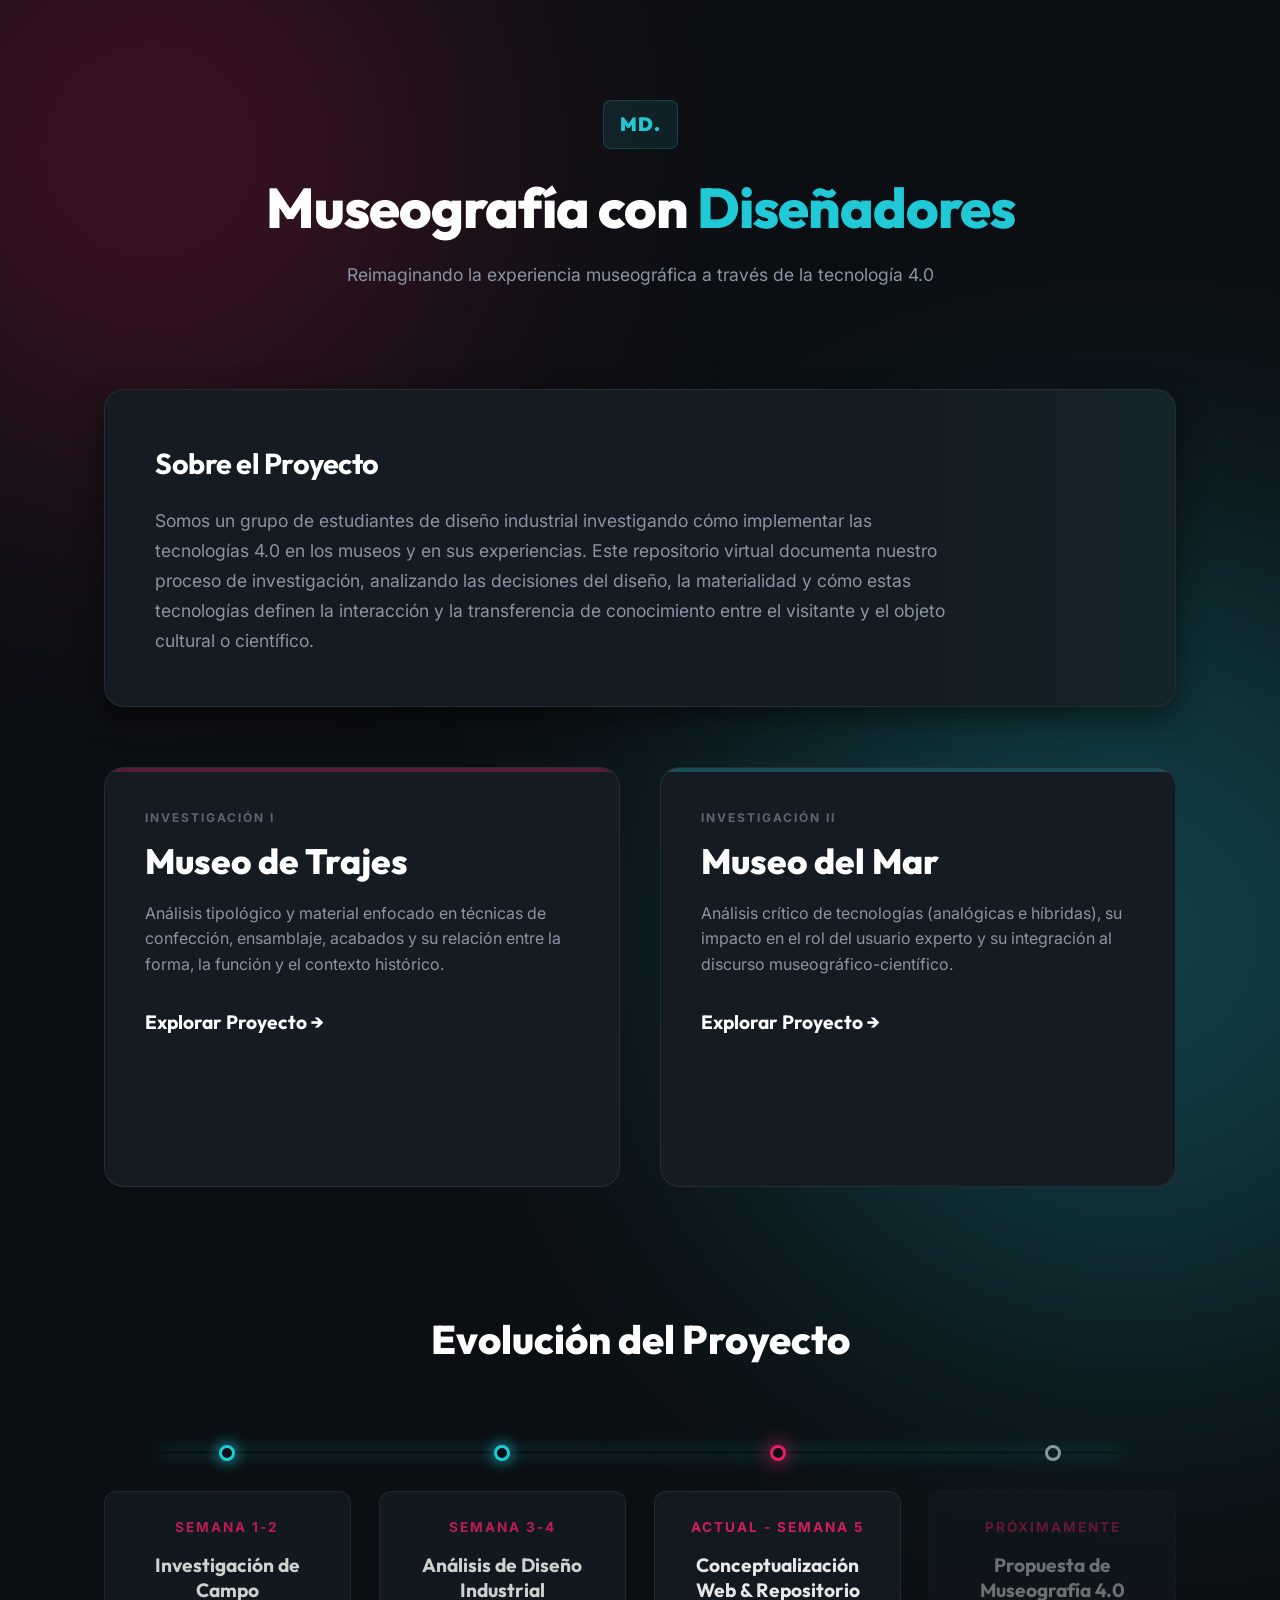
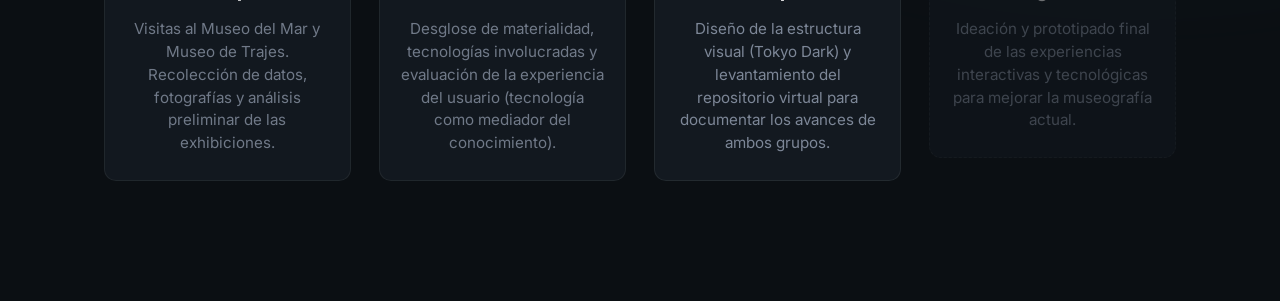
<file: index.html>
<!DOCTYPE html>
<html lang="es">

<head>
    <meta charset="UTF-8">
    <meta name="viewport" content="width=device-width, initial-scale=1.0">
    <title>Museografía con Diseñadores</title>
    <!-- Vinculando nuestra hoja de estilos (CSS) -->
    <link rel="stylesheet" href="css/style.css?v=2">
    <!-- Vinculando las fuentes de Google (Outfit para títulos, Inter para texto) -->
    <link
        href="https://fonts.googleapis.com/css2?family=Outfit:wght@300;400;700;900&family=Inter:wght@300;400;600&display=swap"
        rel="stylesheet">
</head>

<body>
    <!-- Efectos de luces de fondo (Glow) para el toque "Tokyo" -->
    <div class="ambient-glow glow-1"></div>
    <div class="ambient-glow glow-2"></div>

    <!-- Encabezado Principal de la Página -->
    <header class="hero">
        <div class="container">
            <div class="logo">MD.</div>
            <h1 class="title">Museografía con <span class="highlight">Diseñadores</span></h1>
            <p class="slogan">Reimaginando la experiencia museográfica a través de la tecnología 4.0</p>
        </div>
    </header>

    <!-- Contenido Principal -->
    <main class="container">
        <!-- Sección de Introducción -->
        <section class="intro">
            <h2>Sobre el Proyecto</h2>
            <p>Somos un grupo de estudiantes de diseño industrial investigando cómo implementar las tecnologías 4.0 en
                los museos y en sus experiencias. Este repositorio virtual documenta nuestro proceso de investigación,
                analizando las decisiones del diseño, la materialidad y cómo estas tecnologías definen la interacción y
                la transferencia de conocimiento entre el visitante y el objeto cultural o científico.</p>
        </section>

        <!-- Tarjetas Interactivas de los 2 Museos -->
        <section class="cards-grid">
            <!-- Tarjeta 1: Museo de Trajes -->
            <a href="museo-trajes.html" class="card trajes-card">
                <div class="card-content">
                    <div class="card-tag">Investigación I</div>
                    <h3>Museo de Trajes</h3>
                    <p>Análisis tipológico y material enfocado en técnicas de confección, ensamblaje, acabados y su
                        relación entre la forma, la función y el contexto histórico.</p>
                    <span class="btn">Explorar Proyecto &rarr;</span>
                </div>
                <div class="card-bg"></div>
            </a>

            <!-- Tarjeta 2: Museo del Mar -->
            <a href="museo-mar.html" class="card mar-card">
                <div class="card-content">
                    <div class="card-tag">Investigación II</div>
                    <h3>Museo del Mar</h3>
                    <p>Análisis crítico de tecnologías (analógicas e híbridas), su impacto en el rol del usuario experto
                        y su integración al discurso museográfico-científico.</p>
                    <span class="btn">Explorar Proyecto &rarr;</span>
                </div>
                <div class="card-bg"></div>
            </a>
        </section>

        <!-- Sección de Línea de Tiempo (Proceso) -->
        <section class="timeline-section">
            <h2 class="timeline-title">Evolución del Proyecto</h2>
            <div class="timeline">
                <!-- Hito 1 -->
                <div class="timeline-item">
                    <div class="timeline-dot"></div>
                    <div class="timeline-content">
                        <div class="timeline-date">Semana 1-2</div>
                        <h3>Investigación de Campo</h3>
                        <p>Visitas al Museo del Mar y Museo de Trajes. Recolección de datos, fotografías y análisis
                            preliminar de las exhibiciones.</p>
                    </div>
                </div>

                <!-- Hito 2 -->
                <div class="timeline-item">
                    <div class="timeline-dot"></div>
                    <div class="timeline-content">
                        <div class="timeline-date">Semana 3-4</div>
                        <h3>Análisis de Diseño Industrial</h3>
                        <p>Desglose de materialidad, tecnologías involucradas y evaluación de la experiencia del usuario
                            (tecnología como mediador del conocimiento).</p>
                    </div>
                </div>

                <!-- Hito 3 -->
                <div class="timeline-item focus">
                    <div class="timeline-dot pulsing"></div>
                    <div class="timeline-content">
                        <div class="timeline-date">Actual - Semana 5</div>
                        <h3>Conceptualización Web & Repositorio</h3>
                        <p>Diseño de la estructura visual (Tokyo Dark) y levantamiento del repositorio virtual para
                            documentar los avances de ambos grupos.</p>
                    </div>
                </div>

                <!-- Hito 4 -->
                <div class="timeline-item future">
                    <div class="timeline-dot"></div>
                    <div class="timeline-content">
                        <div class="timeline-date">Próximamente</div>
                        <h3>Propuesta de Museografía 4.0</h3>
                        <p>Ideación y prototipado final de las experiencias interactivas y tecnológicas para mejorar la
                            museografía actual.</p>
                    </div>
                </div>
            </div>
        </section>
    </main>
</body>

</html>
</file>
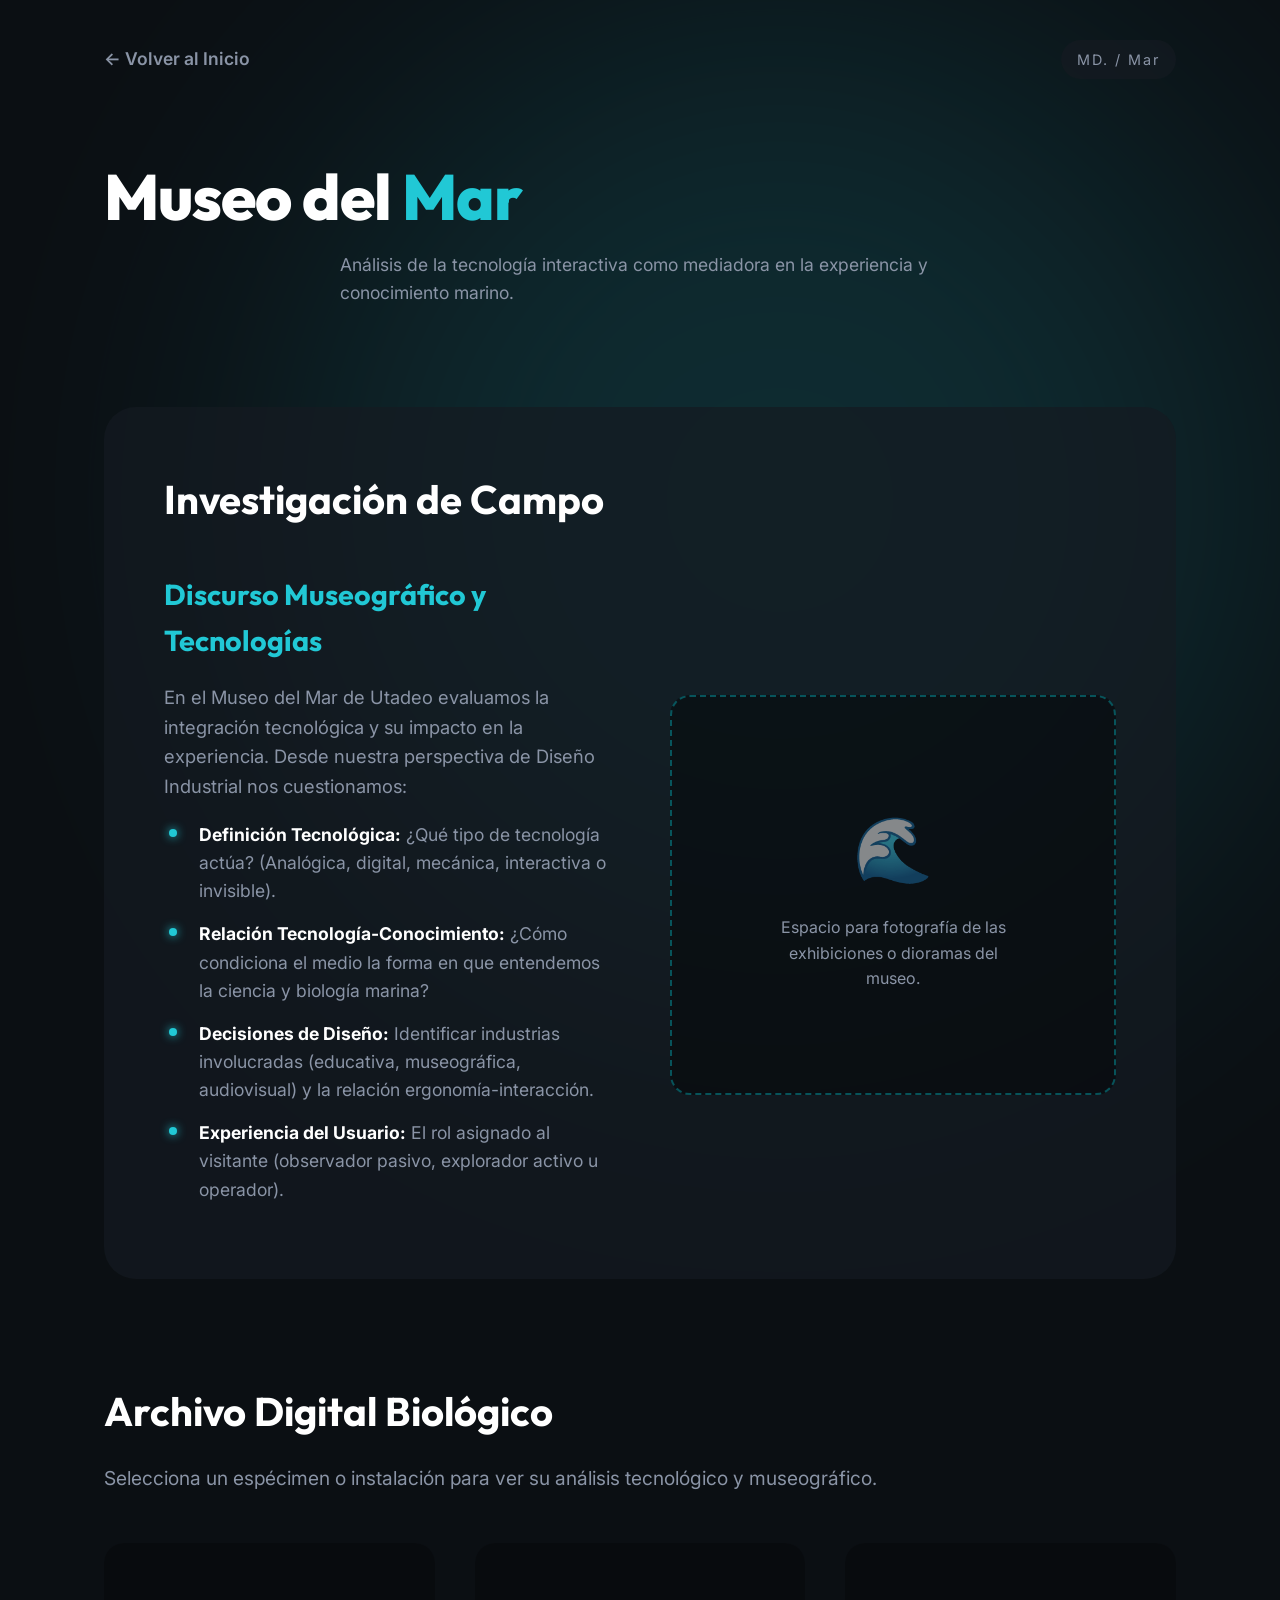
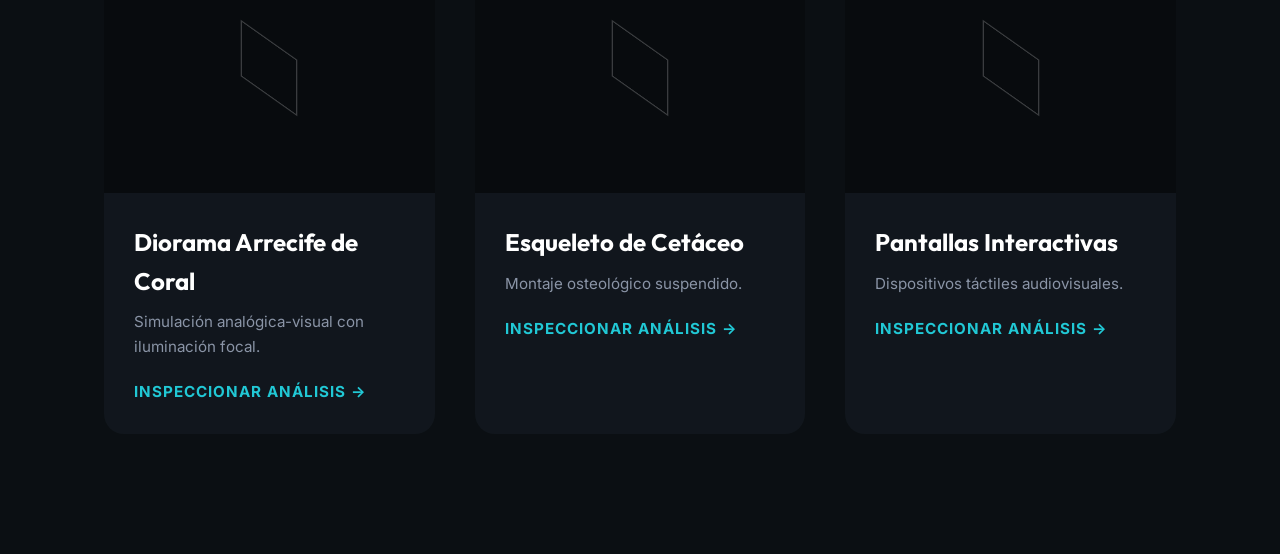
<file: museo-mar.html>
<!DOCTYPE html>
<html lang="es">

<head>
    <meta charset="UTF-8">
    <meta name="viewport" content="width=device-width, initial-scale=1.0">
    <title>Museo del Mar - Investigación</title>
    <!-- Mismos estilos de la página principal más los específicos -->
    <link rel="stylesheet" href="css/style.css?v=2">
    <link
        href="https://fonts.googleapis.com/css2?family=Outfit:wght@300;400;700;900&family=Inter:wght@300;400;600&display=swap"
        rel="stylesheet">

    <!-- Pequeño ajuste en cascada para sobrescribir acentos magenta por cian en esta vista -->
    <style>
        .highlight-cyan {
            color: var(--accent-cyan);
        }

        .research-text h3 {
            color: var(--accent-cyan);
        }

        .styled-list li::before {
            background-color: var(--accent-cyan);
            box-shadow: 0 0 10px var(--accent-cyan);
        }

        .research-image-placeholder {
            border-color: rgba(0, 240, 255, 0.3);
        }

        .model-card:hover {
            border-color: var(--accent-cyan);
            box-shadow: 0 20px 40px rgba(0, 240, 255, 0.15);
        }

        .model-card:hover .cube-wireframe {
            border-color: var(--accent-cyan);
            box-shadow: 0 0 20px rgba(0, 240, 255, 0.5);
        }

        .view-btn {
            color: var(--accent-cyan);
        }

        .model-card:hover .view-btn {
            text-shadow: 0 0 10px var(--accent-cyan);
        }

        .modal-content {
            border-color: rgba(0, 240, 255, 0.3);
            box-shadow: 0 30px 80px rgba(0, 0, 0, 0.8), 0 0 40px rgba(0, 240, 255, 0.1);
        }

        .tag-badge {
            background: rgba(0, 240, 255, 0.1);
            color: var(--accent-cyan);
            border-color: rgba(0, 240, 255, 0.3);
        }
    </style>
</head>

<body>
    <!-- Efectos ambientales específicos para esta sección (Cyan dominante) -->
    <div class="ambient-glow glow-2"
        style="background: var(--accent-cyan); opacity: 0.15; top: 0; right: 0; width: 1000px; height: 1000px; left: auto;">
    </div>

    <!-- Navegación Superior -->
    <nav class="subpage-nav container">
        <a href="index.html" class="back-link">&larr; Volver al Inicio</a>
        <div class="project-indicator">MD. / Mar</div>
    </nav>

    <!-- Encabezado de la Sección -->
    <header class="hero subpage-hero">
        <div class="container">
            <h1 class="title">Museo del <span class="highlight-cyan">Mar</span></h1>
            <p class="slogan">Análisis de la tecnología interactiva como mediadora en la experiencia y conocimiento
                marino.</p>
        </div>
    </header>

    <main class="container">
        <!-- SECCIÓN 1: Investigación de Campo -->
        <section class="research-section">
            <h2 class="section-title">Investigación de Campo</h2>
            <div class="research-grid">
                <div class="research-text">
                    <h3>Discurso Museográfico y Tecnologías</h3>
                    <p>En el Museo del Mar de Utadeo evaluamos la integración tecnológica y su impacto en la
                        experiencia. Desde nuestra perspectiva de Diseño Industrial nos cuestionamos:</p>
                    <ul class="styled-list">
                        <li><strong>Definición Tecnológica:</strong> ¿Qué tipo de tecnología actúa? (Analógica, digital,
                            mecánica, interactiva o invisible).</li>
                        <li><strong>Relación Tecnología-Conocimiento:</strong> ¿Cómo condiciona el medio la forma en que
                            entendemos la ciencia y biología marina?</li>
                        <li><strong>Decisiones de Diseño:</strong> Identificar industrias involucradas (educativa,
                            museográfica, audiovisual) y la relación ergonomía-interacción.</li>
                        <li><strong>Experiencia del Usuario:</strong> El rol asignado al visitante (observador pasivo,
                            explorador activo u operador).</li>
                    </ul>
                </div>
                <!-- Espacio para foto del museo o maqueta interactiva -->
                <div class="research-image-placeholder">
                    <div class="placeholder-content">
                        <span class="icon">🌊</span>
                        <p>Espacio para fotografía de las exhibiciones o dioramas del museo.</p>
                    </div>
                </div>
            </div>
        </section>

        <!-- SECCIÓN 2: Galería de Modelos 3D Biológicos -->
        <section class="models-section">
            <h2 class="section-title">Archivo Digital Biológico</h2>
            <p class="section-desc">Selecciona un espécimen o instalación para ver su análisis tecnológico y
                museográfico.</p>

            <div class="models-grid">
                <!-- Tarjeta Especimen 1 -->
                <div class="model-card" onclick="openModal('mar1')">
                    <div class="model-thumbnail">
                        <div class="cube-wireframe"></div>
                    </div>
                    <div class="model-info">
                        <h3>Diorama Arrecife de Coral</h3>
                        <p>Simulación analógica-visual con iluminación focal.</p>
                        <span class="view-btn">Inspeccionar Análisis &rarr;</span>
                    </div>
                </div>

                <!-- Tarjeta Especimen 2 -->
                <div class="model-card" onclick="openModal('mar2')">
                    <div class="model-thumbnail">
                        <div class="cube-wireframe"></div>
                    </div>
                    <div class="model-info">
                        <h3>Esqueleto de Cetáceo</h3>
                        <p>Montaje osteológico suspendido.</p>
                        <span class="view-btn">Inspeccionar Análisis &rarr;</span>
                    </div>
                </div>

                <!-- Tarjeta Especimen 3 -->
                <div class="model-card" onclick="openModal('mar3')">
                    <div class="model-thumbnail">
                        <div class="cube-wireframe"></div>
                    </div>
                    <div class="model-info">
                        <h3>Pantallas Interactivas</h3>
                        <p>Dispositivos táctiles audiovisuales.</p>
                        <span class="view-btn">Inspeccionar Análisis &rarr;</span>
                    </div>
                </div>
            </div>
        </section>
    </main>

    <!-- PESTAÑA DESPLEGABLE / MODAL INTERACTIVO PARA ANÁLISIS DEL MAR -->
    <div class="modal-overlay" id="modelModal">
        <div class="modal-content">
            <button class="close-btn" onclick="closeModal()">&times;</button>
            <div class="modal-layout">
                <!-- Zona Izquierda: El Modelo 3D u Objeto -->
                <div class="modal-3d-viewer">
                    <div class="viewer-placeholder">
                        <p>Cargando visor 3D biológico...</p>
                        <span class="instruction">(Aquí irá el escaneo o modelo del montaje)</span>
                    </div>
                </div>
                <!-- Zona Derecha: La Información Técnica y Crítica -->
                <div class="modal-details">
                    <div class="tag-badge">Ficha Museográfica</div>
                    <h2 id="modal-title">Nombre del Recurso</h2>

                    <div class="detail-group">
                        <h4>Definición Tecnológica</h4>
                        <p id="modal-tech">Tipo de tecnología (analógica, híbrida, etc)...</p>
                    </div>

                    <div class="detail-group">
                        <h4>Diseño Ind. & Industrias</h4>
                        <p id="modal-design">Materialidad, ergonomía e industrias que intervinieron...</p>
                    </div>

                    <div class="detail-group">
                        <h4>Relación Conocimiento - Usuario</h4>
                        <p id="modal-ux">Rol del visitante y transferencia de información...</p>
                    </div>

                    <div class="detail-group">
                        <h4>Mirada Crítica (Diseño)</h4>
                        <p id="modal-critical">Propuesta de mejora o replanteamiento...</p>
                    </div>
                </div>
            </div>
        </div>
    </div>

    <script>
        // Datos de ejemplo enfocados en las preguntas del Museo del Mar
        const marData = {
            'mar1': {
                title: 'Diorama Arrecife de Coral',
                tech: 'Tecnología principalmente analógica y escenográfica (materiales compuestos pintados) fusionada con tecnología de iluminación direccional invisible para el visitante.',
                design: 'Decisiones de escala real (1:1) y materiales de alta resistencia (resinas, fibra de vidrio) para simular texturas biológicas. Industria predominante: museográfica artesanal y luminotécnica.',
                ux: 'Rol: Observador inmersivo. La iluminación artificial y el encapsulamiento visual dirigen la atención fuertemente, limitando la interacción física pero maximizando la sensorial visual.',
                critical: 'Si bien es estéticamente inmersivo, es muy estático. Se podría plantear una mejora utilizando Proyección Mapping (tecnología híbrida) sobre las piezas blancas para mostrar los cambios de color de los corales vivos vs el blanqueamiento por el cambio climático.'
            },
            'mar2': {
                title: 'Esqueleto de Cetáceo Suspendido',
                tech: 'Tecnología osteológica, científica y mecánica estructural. Completamente evidente (cables de tensión, estructuras de soporte).',
                design: 'Diseño estructural complejo para soportar el peso de las piezas originales sin dañarlas. Interviene directamente la industria científica (preparación biológica) y la ingeniería estructural/mecánica.',
                ux: 'Rol: Observador a escala humana. Transmite asombro anatómico pero la información científica suele depender de la lectura de paneles adyacentes, lo cual divide la atención.',
                critical: 'La estructura de soporte podría estar mejor integrada. Se propondría una experiencia de "Realidad Aumentada apuntada (AR)" donde, al ver los huesos a través de un dispositivo, el usuario complete visualmente los órganos internos y músculos del animal.'
            },
            'mar3': {
                title: 'Pantallas Táctiles Interactivas',
                tech: 'Tecnología 100% digital, interactiva y multimedia. Evidente para el usuario.',
                design: 'Uso de kioskos metálicos de alto tráfico, interfaces gráficas simples y pantallas capacitivas. Industria: Tecnológica de software y hardware audiovisual industrial.',
                ux: 'Rol: Operador/Participante activo. El usuario controla el ritmo del conocimiento. Condiciona la experiencia a ser "un usuario por pantalla", limitando la experiencia compartida.',
                critical: 'Las pantallas táctiles tipo "tablet gigante" suelen desconectar al usuario del objeto real. Replantearíamos kioskos tangibles, donde levantar modelos físicos 3D (como conchas o fósiles impresos) sobre un lector RFID active la infografía digital en la pantalla principal.'
            }
        };

        function openModal(idMar) {
            const modal = document.getElementById('modelModal');
            const data = marData[idMar];

            document.getElementById('modal-title').innerText = data.title;
            document.getElementById('modal-tech').innerText = data.tech;
            document.getElementById('modal-design').innerText = data.design;
            document.getElementById('modal-ux').innerText = data.ux;
            document.getElementById('modal-critical').innerText = data.critical;

            modal.classList.add('active');
            document.body.style.overflow = 'hidden';
        }

        function closeModal() {
            const modal = document.getElementById('modelModal');
            modal.classList.remove('active');
            document.body.style.overflow = 'auto';
        }

        document.getElementById('modelModal').addEventListener('click', function (e) {
            if (e.target === this) {
                closeModal();
            }
        });
    </script>
</body>

</html>
</file>
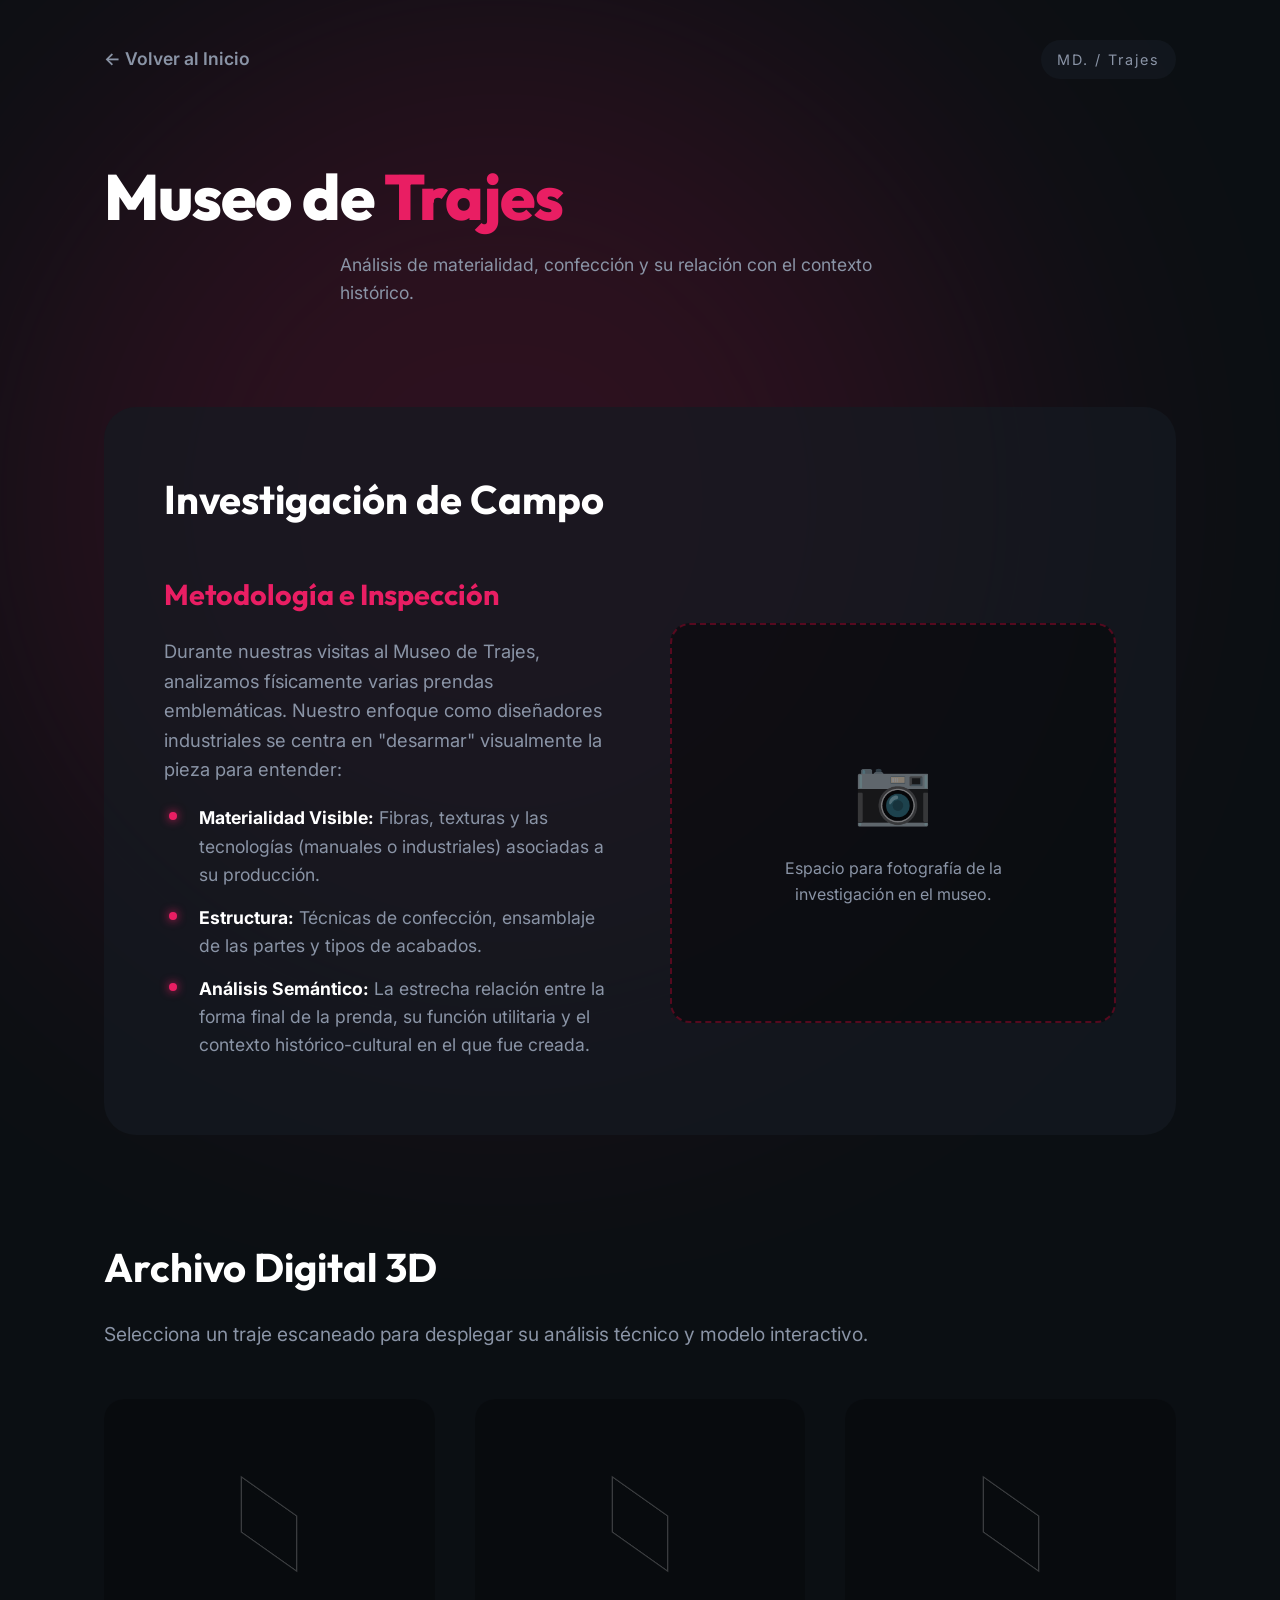
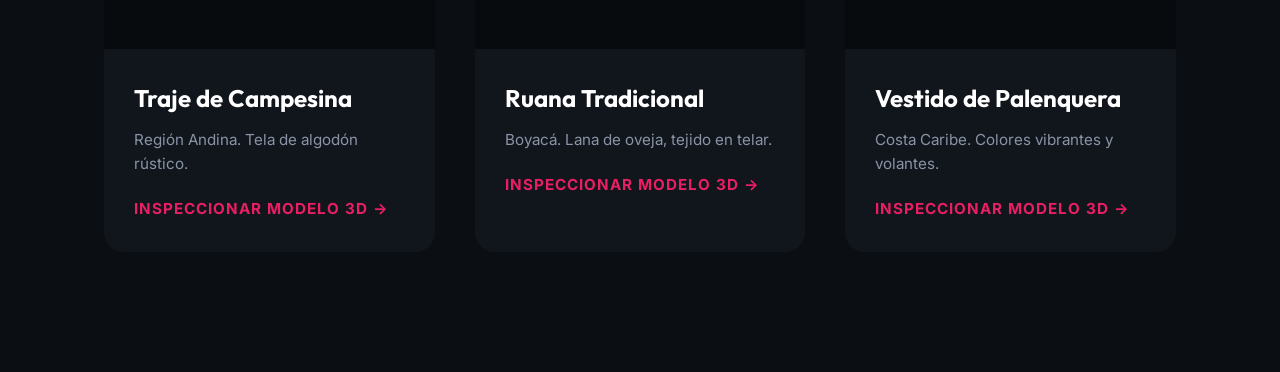
<file: museo-trajes.html>
<!DOCTYPE html>
<html lang="es">

<head>
    <meta charset="UTF-8">
    <meta name="viewport" content="width=device-width, initial-scale=1.0">
    <title>Museo de Trajes - Investigación</title>
    <!-- Mismos estilos de la página principal más los específicos -->
    <link rel="stylesheet" href="css/style.css?v=2">
    <link
        href="https://fonts.googleapis.com/css2?family=Outfit:wght@300;400;700;900&family=Inter:wght@300;400;600&display=swap"
        rel="stylesheet">
</head>

<body>
    <!-- Efectos ambientales específicos para esta sección (Magenta dominante) -->
    <div class="ambient-glow glow-1"
        style="background: var(--accent-magenta); opacity: 0.15; top: 0; left: 0; width: 1000px; height: 1000px;"></div>

    <!-- Navegación Superior -->
    <nav class="subpage-nav container">
        <a href="index.html" class="back-link">&larr; Volver al Inicio</a>
        <div class="project-indicator">MD. / Trajes</div>
    </nav>

    <!-- Encabezado de la Sección -->
    <header class="hero subpage-hero">
        <div class="container">
            <h1 class="title">Museo de <span class="highlight-magenta">Trajes</span></h1>
            <p class="slogan">Análisis de materialidad, confección y su relación con el contexto histórico.</p>
        </div>
    </header>

    <main class="container">
        <!-- SECCIÓN 1: Investigación de Campo -->
        <section class="research-section">
            <h2 class="section-title">Investigación de Campo</h2>
            <div class="research-grid">
                <div class="research-text">
                    <h3>Metodología e Inspección</h3>
                    <p>Durante nuestras visitas al Museo de Trajes, analizamos físicamente varias prendas emblemáticas.
                        Nuestro enfoque como diseñadores industriales se centra en "desarmar" visualmente la pieza para
                        entender:</p>
                    <ul class="styled-list">
                        <li><strong>Materialidad Visible:</strong> Fibras, texturas y las tecnologías (manuales o
                            industriales) asociadas a su producción.</li>
                        <li><strong>Estructura:</strong> Técnicas de confección, ensamblaje de las partes y tipos de
                            acabados.</li>
                        <li><strong>Análisis Semántico:</strong> La estrecha relación entre la forma final de la prenda,
                            su función utilitaria y el contexto histórico-cultural en el que fue creada.</li>
                    </ul>
                </div>
                <!-- Espacio para una foto real de la investigación en el futuro -->
                <div class="research-image-placeholder">
                    <div class="placeholder-content">
                        <span class="icon">📷</span>
                        <p>Espacio para fotografía de la investigación en el museo.</p>
                    </div>
                </div>
            </div>
        </section>

        <!-- SECCIÓN 2: Galería de Modelos 3D -->
        <section class="models-section">
            <h2 class="section-title">Archivo Digital 3D</h2>
            <p class="section-desc">Selecciona un traje escaneado para desplegar su análisis técnico y modelo
                interactivo.</p>

            <div class="models-grid">
                <!-- Tarjeta de Traje 1 -->
                <div class="model-card" onclick="openModal('traje1')">
                    <div class="model-thumbnail">
                        <!-- Placeholder del modelo 3D -->
                        <div class="cube-wireframe"></div>
                    </div>
                    <div class="model-info">
                        <h3>Traje de Campesina</h3>
                        <p>Región Andina. Tela de algodón rústico.</p>
                        <span class="view-btn">Inspeccionar Modelo 3D &rarr;</span>
                    </div>
                </div>

                <!-- Tarjeta de Traje 2 -->
                <div class="model-card" onclick="openModal('traje2')">
                    <div class="model-thumbnail">
                        <div class="cube-wireframe"></div>
                    </div>
                    <div class="model-info">
                        <h3>Ruana Tradicional</h3>
                        <p>Boyacá. Lana de oveja, tejido en telar.</p>
                        <span class="view-btn">Inspeccionar Modelo 3D &rarr;</span>
                    </div>
                </div>

                <!-- Tarjeta de Traje 3 -->
                <div class="model-card" onclick="openModal('traje3')">
                    <div class="model-thumbnail">
                        <div class="cube-wireframe"></div>
                    </div>
                    <div class="model-info">
                        <h3>Vestido de Palenquera</h3>
                        <p>Costa Caribe. Colores vibrantes y volantes.</p>
                        <span class="view-btn">Inspeccionar Modelo 3D &rarr;</span>
                    </div>
                </div>
            </div>
        </section>
    </main>

    <!-- PESTAÑA DESPLEGABLE / MODAL INTERACTIVO PARA EL 3D -->
    <div class="modal-overlay" id="modelModal">
        <div class="modal-content">
            <button class="close-btn" onclick="closeModal()">&times;</button>
            <div class="modal-layout">
                <!-- Zona Izquierda: El Modelo 3D -->
                <div class="modal-3d-viewer">
                    <div class="viewer-placeholder">
                        <p>Cargando visor 3D interactivo...</p>
                        <span class="instruction">(Aquí podrán rotar y hacer zoom al traje con el mouse)</span>
                    </div>
                </div>
                <!-- Zona Derecha: La Información Técnica -->
                <div class="modal-details">
                    <div class="tag-badge">Ficha Técnica</div>
                    <h2 id="modal-title">Nombre del Traje</h2>

                    <div class="detail-group">
                        <h4>Materiales Visibles</h4>
                        <p id="modal-materials">Descripción de los materiales y tecnología de producción...</p>
                    </div>

                    <div class="detail-group">
                        <h4>Técnicas de Confección</h4>
                        <p id="modal-technique">Detalles sobre ensamblaje y acabados...</p>
                    </div>

                    <div class="detail-group">
                        <h4>Forma, Función y Contexto</h4>
                        <p id="modal-context">Análisis histórico y funcional de la pieza...</p>
                    </div>
                </div>
            </div>
        </div>
    </div>

    <!-- Script sencillo para abrir y cerrar la pestaña de información -->
    <script>
        // Datos de ejemplo para rellenar la pestaña dinámica
        const trajesData = {
            'traje1': {
                title: 'Traje de Campesina Andina',
                materials: 'Fibras naturales, predominantemente algodón de hilado semi-industrial. Tintes de origen natural y sintéticos tempranos.',
                technique: 'Ensamblaje mediante costuras planas rectas y sobrehilado manual para evitar deshilachado. Uso de pinzas para ceñir el talle.',
                context: 'Traje utilitario para la recolección agrícola. La forma de la falda (amplia) permitía movilidad, mientras que los materiales garantizaban transpirabilidad en el clima de montaña media.'
            },
            'traje2': {
                title: 'Ruana Tradicional Boyacense',
                materials: '100% Lana virgen de oveja. Hilado manual pesado que le otorga sus propiedades térmicas e impermeables.',
                technique: 'Tejido contínuo en telar de pedal (cuatro lizos). Acabado característico de flecos creados a partir de la misma urdimbre tejida.',
                context: 'Prenda multifuncional por excelencia. Sirve como abrigo, cobija y rompevientos. Su forma cuadrangular con abertura central optimiza el material del telar sin desperdicios.'
            },
            'traje3': {
                title: 'Vestido de Palenquera (Caribe)',
                materials: 'Telas ligeras contemporáneas (poliéster o mezclas sintéticas), colores vibrantes industrializados.',
                technique: 'Elaborados procesos de fruncido para generar los volúmenes característicos y volantes múltiples. Costura a máquina.',
                context: 'Evolución de una vestimenta de trabajo a un símbolo de resistencia cultural e identidad. La paleta cromática responde a una herencia estética africana y adaptación al clima tropical húmedo.'
            }
        };

        function openModal(idTraje) {
            const modal = document.getElementById('modelModal');
            const data = trajesData[idTraje];

            // Llenar el modal con los datos correctos
            document.getElementById('modal-title').innerText = data.title;
            document.getElementById('modal-materials').innerText = data.materials;
            document.getElementById('modal-technique').innerText = data.technique;
            document.getElementById('modal-context').innerText = data.context;

            // Mostrar el modal
            modal.classList.add('active');
            // Evitar que el fondo siga scrolleando
            document.body.style.overflow = 'hidden';
        }

        function closeModal() {
            const modal = document.getElementById('modelModal');
            modal.classList.remove('active');
            // Restaurar scroll de la página
            document.body.style.overflow = 'auto';
        }

        // Cerrar al hacer click fuera del contenido
        document.getElementById('modelModal').addEventListener('click', function (e) {
            if (e.target === this) {
                closeModal();
            }
        });
    </script>
</body>

</html>
</file>
<file: css/style.css>
/* =========================================================================
   VARIABLES GLOBALES (El "Sistema de Diseño")
   ========================================================================= */
:root {
    /* Paleta de colores Dashboard Premium */
    --bg-dark: #0b0f13;
    /* Fondo base azulado oscuro */
    --surface: #141b22;
    /* Superficie de tarjetas y paneles */
    --surface-hover: #1c252d;
    /* Superficie al hacer hover */

    --text-primary: #ffffff;
    --text-secondary: #8a94a6;
    /* Gris azulado para párrafos */
    --text-muted: #5a6676;

    /* Colores Neón / Acentos */
    --accent-cyan: #21c8d5;
    /* Cyan brillante de la referencia */
    --accent-magenta: #e91e63;
    /* Magenta para Trajes */
    --accent-indigo: #6366f1;
    /* Indigo para detalles */

    /* Efectos de Panel */
    --panel-border: rgba(255, 255, 255, 0.08);
    --panel-shadow: 0 10px 30px rgba(0, 0, 0, 0.5);
    --glass-bg: rgba(20, 27, 34, 0.7);
}

/* =========================================================================
   CONFIGURACIÓN BÁSICA (Reset y Tipografías)
   ========================================================================= */
* {
    margin: 0;
    padding: 0;
    box-sizing: border-box;
}

body {
    background-color: var(--bg-dark);
    color: var(--text-primary);
    font-family: 'Inter', sans-serif;
    /* Fuente legible para textos largos */
    line-height: 1.6;
    overflow-x: hidden;
    position: relative;
}

/* Aplicamos Outline (fuente geométrica moderna) a los títulos */
h1,
h2,
h3,
.logo {
    font-family: 'Outfit', sans-serif;
}

/* Contenedor central para que el contenido no pegue a los bordes de la pantalla */
.container {
    max-width: 1200px;
    /* Ancho máximo en pantallas grandes */
    margin: 0 auto;
    padding: 0 5%;
}

/* =========================================================================
   EFFECTOS DE LUZ AMBIENTAL (Glow)
   ========================================================================= */
.ambient-glow {
    position: absolute;
    border-radius: 50%;
    filter: blur(140px);
    z-index: -1;
    opacity: 0.25;
}

/* Luz rosada arriba a la izquierda */
.glow-1 {
    top: -150px;
    left: -150px;
    width: 600px;
    height: 600px;
    background: var(--accent-magenta);
}

/* Luz cyan a la derecha, en medio */
.glow-2 {
    top: 30%;
    right: -250px;
    width: 800px;
    height: 800px;
    background: var(--accent-cyan);
}

/* =========================================================================
   ENCABEZADO (HERO)
   ========================================================================= */
.hero {
    padding: 100px 0 60px;
    text-align: center;
}

.logo {
    font-size: 1.2rem;
    font-weight: 900;
    color: var(--accent-cyan);
    margin-bottom: 25px;
    display: inline-block;
    padding: 8px 16px;
    background: rgba(33, 200, 213, 0.1);
    border: 1px solid rgba(33, 200, 213, 0.2);
    border-radius: 8px;
    letter-spacing: 1px;
}

/* Jerarquía de tamaños: Título enorme y responsivo */
.title {
    font-size: clamp(2rem, 5vw, 3.5rem);
    font-weight: 800;
    line-height: 1.2;
    margin-bottom: 20px;
    letter-spacing: -1px;
}

/* Resaltado con gradiente de color */
.highlight {
    color: var(--accent-cyan);
}

.slogan {
    font-size: 1.1rem;
    color: var(--text-secondary);
    max-width: 600px;
    margin: 0 auto;
    font-weight: 400;
}

/* =========================================================================
   SECCIÓN: INTRODUCCIÓN
   ========================================================================= */
.intro {
    background: var(--surface);
    border: 1px solid var(--panel-border);
    border-radius: 20px;
    padding: 50px;
    margin: 40px 0 60px;
    text-align: left;
    /* Alineado a la izquierda como un dashboard profesional */
    box-shadow: var(--panel-shadow);
    position: relative;
    overflow: hidden;
}

.intro::after {
    content: '';
    position: absolute;
    top: 0;
    right: 0;
    width: 300px;
    height: 100%;
    background: linear-gradient(90deg, transparent, rgba(33, 200, 213, 0.05));
    pointer-events: none;
}

.intro h2 {
    font-size: 1.8rem;
    margin-bottom: 20px;
    font-weight: 700;
    letter-spacing: -0.5px;
}

.intro p {
    font-size: 1.1rem;
    color: var(--text-secondary);
    max-width: 800px;
    line-height: 1.7;
}

/* =========================================================================
   DISEÑO DE LAS TARJETAS (MUSEOS)
   ========================================================================= */
.cards-grid {
    display: grid;
    /* Esto hace que las tarjetas se adapten solas si hay poco espacio (móvil vs pc) */
    grid-template-columns: repeat(auto-fit, minmax(380px, 1fr));
    gap: 40px;
    margin-bottom: 120px;
}

/* Estructura base de la tarjeta */
.card {
    position: relative;
    text-decoration: none;
    color: var(--text-primary);
    background: var(--surface);
    border: 1px solid var(--panel-border);
    border-radius: 20px;
    padding: 40px;
    overflow: hidden;
    transition: all 0.4s cubic-bezier(0.4, 0, 0.2, 1);
    display: flex;
    flex-direction: column;
    min-height: 420px;
}

/* Interacción: Efecto flotar (Hover) y sombra */
.card:hover {
    transform: translateY(-8px);
    background: var(--surface-hover);
    border-color: rgba(33, 200, 213, 0.3);
    box-shadow: 0 20px 40px rgba(0, 0, 0, 0.6);
}

/* Fondo oculto de las tarjetas que se iluminará */
.card-bg {
    position: absolute;
    top: 0;
    left: 0;
    width: 100%;
    height: 4px;
    /* Línea de color superior estilo dashboard */
    z-index: 2;
    opacity: 0.3;
    transition: opacity 0.4s ease;
}

.trajes-card .card-bg {
    background: var(--accent-magenta);
}

.mar-card .card-bg {
    background: var(--accent-cyan);
}

.card:hover .card-bg {
    opacity: 1;
}

/* Etiqueta pequeñita arriba de la tarjeta */
.card-tag {
    font-size: 0.75rem;
    text-transform: uppercase;
    letter-spacing: 2px;
    color: var(--text-muted);
    margin-bottom: 15px;
    font-weight: 700;
}

.card h3 {
    font-size: 2.2rem;
    margin-bottom: 20px;
    font-weight: 800;
    transition: color 0.4s ease;
    line-height: 1.1;
}

.card p {
    color: var(--text-secondary);
    font-size: 1rem;
    margin-bottom: 30px;
    flex-grow: 1;
    line-height: 1.6;
}

/* Botón "Explorar" de la tarjeta */
.btn {
    display: inline-flex;
    align-items: center;
    font-family: 'Outfit', sans-serif;
    font-weight: 700;
    font-size: 1.2rem;
    color: var(--text-primary);
    transition: transform 0.4s ease, color 0.4s ease;
}

/* El botón se desplaza un poco a la derecha al hacer hover */
.card:hover .btn {
    transform: translateX(10px);
}

.trajes-card:hover .btn {
    color: var(--accent-magenta);
}

.mar-card:hover .btn {
    color: var(--accent-cyan);
}

/* =========================================================================
   RESPONSIVE (Adaptación a Celulares)
   ========================================================================= */
@media (max-width: 768px) {
    .container {
        padding: 0 6%;
    }

    .hero {
        padding: 60px 0 30px;
    }

    .intro {
        padding: 40px 25px;
        border-radius: 20px;
    }

    .card {
        padding: 40px 30px;
        min-height: 400px;
        border-radius: 20px;
    }

    .card h3 {
        font-size: 2.2rem;
    }
}

/* =========================================================================
   SECCIÓN: LÍNEA DE TIEMPO (TIMELINE) HORIZONTAL
   ========================================================================= */
.timeline-section {
    margin: 80px 0 120px;
}

.timeline-title {
    font-size: 2.5rem;
    text-align: center;
    margin-bottom: 80px;
    font-weight: 800;
    color: var(--text-primary);
}

/* Contenedor principal para la línea horizontal */
.timeline {
    position: relative;
    max-width: 1200px;
    margin: 0 auto;
    display: flex;
    justify-content: space-between;
    align-items: flex-start;
    padding-top: 40px;
    /* Espacio para que el punto y la línea queden arriba */
}

/* La línea horizontal brillante que conecta todo */
.timeline::before {
    content: '';
    position: absolute;
    top: 0;
    left: 5%;
    right: 5%;
    /* No llega hasta los bordes extremos */
    height: 3px;
    background: linear-gradient(to right, var(--accent-cyan), var(--accent-magenta), var(--glass-border));
    box-shadow: 0 0 15px rgba(0, 240, 255, 0.4);
    border-radius: 2px;
}

.timeline-item {
    position: relative;
    width: 23%;
    /* Espacio uniforme para 4 elementos (4 * 23% = 92%) */
    display: flex;
    flex-direction: column;
    align-items: center;
    text-align: center;
}

/* El "punto" en la línea de tiempo (ahora centrado arriba de cada tarjeta) */
.timeline-dot {
    position: absolute;
    top: -46px;
    /* Para que quede exactamente sobre la línea central (40px padding + mitad de altura) */
    left: 50%;
    transform: translateX(-50%);
    width: 16px;
    height: 16px;
    border-radius: 50%;
    background-color: var(--bg-dark);
    border: 3px solid var(--accent-cyan);
    z-index: 2;
    box-shadow: 0 0 15px var(--accent-cyan);
    transition: all 0.4s ease;
}

/* Contrador de la información (las tarjetas de abajo) */
.timeline-content {
    background: var(--surface);
    border: 1px solid var(--panel-border);
    border-radius: 12px;
    padding: 25px 20px;
    width: 100%;
    transition: all 0.3s ease;
    opacity: 0.8;
}

/* ==========================================
   Efectos de Interactividad (Hover/Destacar)
   ========================================== */
.timeline-item:hover .timeline-content {
    transform: translateY(-15px) scale(1.05);
    /* Sube un poco y se agranda */
    border-color: var(--accent-cyan);
    box-shadow: 0 20px 40px rgba(0, 0, 0, 0.4);
    opacity: 1;
    /* Se vuelve completamente visible */
    z-index: 10;
}

.timeline-item:hover .timeline-dot {
    background-color: var(--accent-cyan);
    transform: translateX(-50%) scale(1.5);
    /* El punto crece al interactuar */
}

/* Efecto especial para el ítem activo (focus) al interactuar */
.timeline-item.focus:hover .timeline-content {
    border-color: var(--accent-magenta);
}

.timeline-item.focus:hover .timeline-dot {
    background-color: var(--accent-magenta);
    box-shadow: 0 0 30px var(--accent-magenta);
}

/* Formato de Textos en la Línea de Tiempo */
.timeline-date {
    font-size: 0.85rem;
    color: var(--accent-magenta);
    font-weight: 700;
    margin-bottom: 15px;
    letter-spacing: 2px;
    text-transform: uppercase;
}

.timeline-item h3 {
    font-size: 1.2rem;
    margin-bottom: 15px;
    color: var(--text-primary);
    line-height: 1.3;
}

.timeline-item p {
    color: var(--text-secondary);
    font-size: 0.95rem;
    line-height: 1.5;
}

/* Modificadores estado Actual (Focus) y Futuro */
.timeline-item.focus .timeline-dot {
    border-color: var(--accent-magenta);
    box-shadow: 0 0 20px var(--accent-magenta);
    opacity: 1;
}

.timeline-item.focus .timeline-content {
    opacity: 0.9;
    /* El actual brilla un poco más por defecto */
}

.pulsing {
    animation: pulse 2s infinite;
}

@keyframes pulse {
    0% {
        box-shadow: 0 0 0 0 rgba(255, 0, 60, 0.7);
    }

    70% {
        box-shadow: 0 0 0 15px rgba(255, 0, 60, 0);
    }

    100% {
        box-shadow: 0 0 0 0 rgba(255, 0, 60, 0);
    }
}

.timeline-item.future .timeline-content {
    opacity: 0.4;
    border-style: dashed;
}

.timeline-item.future .timeline-dot {
    border-color: var(--text-secondary);
    box-shadow: none;
    background: transparent;
}

.timeline-item.future:hover .timeline-content {
    opacity: 0.8;
    border-color: var(--text-secondary);
}

.timeline-item.future:hover .timeline-dot {
    background-color: var(--text-secondary);
}

/* Responsividad: Si la pantalla es pequeña (celular), volvemos a vertical para que quepa */
@media (max-width: 900px) {
    .timeline {
        flex-direction: column;
        padding-top: 0;
        padding-left: 40px;
    }

    .timeline::before {
        top: 0;
        left: 10px;
        right: auto;
        height: 100%;
        width: 3px;
        background: linear-gradient(to bottom, var(--accent-cyan), var(--accent-magenta));
    }

    .timeline-item {
        width: 100%;
        margin-bottom: 40px;
        align-items: flex-start;
        text-align: left;
    }

    .timeline-dot {
        top: 20px;
        left: -30px;
        transform: none;
    }

    .timeline-item:hover .timeline-dot {
        transform: scale(1.3);
    }
}

/* =========================================================================
   SUBPÁGINA: MUSEO DE TRAJES (Y GENERALES PARA SUBPÁGINAS)
   ========================================================================= */

/* Navegación Superior (Volver) */
.subpage-nav {
    display: flex;
    justify-content: space-between;
    align-items: center;
    padding-top: 40px;
    margin-bottom: 20px;
}

.back-link {
    color: var(--text-secondary);
    text-decoration: none;
    font-weight: 600;
    font-size: 1.1rem;
    transition: color 0.3s ease, transform 0.3s ease;
    display: inline-block;
}

.back-link:hover {
    color: var(--text-primary);
    transform: translateX(-5px);
}

.project-indicator {
    background: var(--glass-bg);
    border: 1px solid var(--glass-border);
    padding: 8px 16px;
    border-radius: 20px;
    font-size: 0.9rem;
    color: var(--text-secondary);
    letter-spacing: 2px;
}

.subpage-hero {
    padding: 60px 0 40px;
    text-align: left;
}

.subpage-hero .title {
    font-size: 4rem;
    text-transform: none;
    margin-bottom: 15px;
}

.highlight-magenta {
    color: var(--accent-magenta);
}

/* SECCIÓN: Investigación de Campo */
.research-section {
    margin: 60px 0;
    background: var(--glass-bg);
    border: 1px solid var(--glass-border);
    border-radius: 32px;
    padding: 60px;
}

.section-title {
    font-size: 2.5rem;
    margin-bottom: 40px;
    color: var(--text-primary);
}

.research-grid {
    display: grid;
    grid-template-columns: 1fr 1fr;
    gap: 60px;
    align-items: center;
}

.research-text h3 {
    font-size: 1.8rem;
    margin-bottom: 20px;
    color: var(--accent-magenta);
}

.research-text p {
    font-size: 1.15rem;
    color: var(--text-secondary);
    margin-bottom: 20px;
}

.styled-list {
    list-style: none;
    padding-left: 20px;
}

.styled-list li {
    position: relative;
    margin-bottom: 15px;
    font-size: 1.1rem;
    color: var(--text-secondary);
    padding-left: 15px;
}

.styled-list li::before {
    content: '';
    position: absolute;
    left: -15px;
    top: 8px;
    width: 8px;
    height: 8px;
    border-radius: 50%;
    background-color: var(--accent-magenta);
    box-shadow: 0 0 10px var(--accent-magenta);
}

.styled-list li strong {
    color: var(--text-primary);
}

/* Espacio temporal para foto */
.research-image-placeholder {
    background: rgba(0, 0, 0, 0.4);
    border: 2px dashed rgba(255, 0, 60, 0.3);
    border-radius: 20px;
    height: 400px;
    display: flex;
    justify-content: center;
    align-items: center;
    text-align: center;
}

.placeholder-content .icon {
    font-size: 4rem;
    opacity: 0.5;
    display: block;
    margin-bottom: 15px;
}

.placeholder-content p {
    color: var(--text-secondary);
    max-width: 250px;
    margin: 0 auto;
}

/* SECCIÓN: Archivo Digital 3D */
.models-section {
    margin: 100px 0 120px;
}

.section-desc {
    font-size: 1.2rem;
    color: var(--text-secondary);
    margin-bottom: 50px;
    margin-top: -20px;
}

.models-grid {
    display: grid;
    grid-template-columns: repeat(auto-fit, minmax(320px, 1fr));
    gap: 40px;
}

.model-card {
    background: var(--glass-bg);
    border: 1px solid var(--glass-border);
    border-radius: 20px;
    overflow: hidden;
    cursor: pointer;
    transition: transform 0.4s ease, border-color 0.4s ease, box-shadow 0.4s ease;
}

.model-card:hover {
    transform: translateY(-10px);
    border-color: var(--accent-magenta);
    box-shadow: 0 20px 40px rgba(255, 0, 60, 0.15);
}

.model-thumbnail {
    height: 250px;
    background: rgba(0, 0, 0, 0.5);
    display: flex;
    justify-content: center;
    align-items: center;
    position: relative;
    overflow: hidden;
}

/* Cubo falso para "simular" el 3D */
.cube-wireframe {
    width: 80px;
    height: 80px;
    border: 2px solid rgba(255, 255, 255, 0.2);
    position: relative;
    transform: rotateX(45deg) rotateY(45deg);
    transform-style: preserve-3d;
    transition: transform 0.5s ease;
}

.model-card:hover .cube-wireframe {
    transform: rotateX(70deg) rotateY(70deg);
    border-color: var(--accent-magenta);
    box-shadow: 0 0 20px rgba(255, 0, 60, 0.5);
}

.model-info {
    padding: 30px;
}

.model-info h3 {
    font-size: 1.5rem;
    margin-bottom: 10px;
}

.model-info p {
    color: var(--text-secondary);
    margin-bottom: 20px;
    font-size: 0.95rem;
}

.view-btn {
    color: var(--accent-magenta);
    font-weight: 700;
    font-size: 0.95rem;
    text-transform: uppercase;
    letter-spacing: 1px;
    transition: text-shadow 0.3s ease;
}

.model-card:hover .view-btn {
    text-shadow: 0 0 10px var(--accent-magenta);
}

/* =========================================================================
   VENTANA EMERGENTE (MODAL PARA 3D)
   ========================================================================= */
.modal-overlay {
    position: fixed;
    top: 0;
    left: 0;
    width: 100vw;
    height: 100vh;
    background: rgba(0, 0, 0, 0.85);
    backdrop-filter: blur(15px);
    -webkit-backdrop-filter: blur(15px);
    z-index: 1000;
    display: flex;
    justify-content: center;
    align-items: center;
    opacity: 0;
    pointer-events: none;
    transition: opacity 0.4s ease;
}

.modal-overlay.active {
    opacity: 1;
    pointer-events: all;
}

.modal-content {
    background: var(--bg-dark);
    border: 1px solid rgba(255, 0, 60, 0.3);
    border-radius: 24px;
    width: 90%;
    max-width: 1200px;
    height: 85vh;
    position: relative;
    transform: translateY(50px) scale(0.95);
    transition: transform 0.4s cubic-bezier(0.175, 0.885, 0.32, 1.275);
    overflow: hidden;
    box-shadow: 0 30px 80px rgba(0, 0, 0, 0.8), 0 0 40px rgba(255, 0, 60, 0.1);
}

.modal-overlay.active .modal-content {
    transform: translateY(0) scale(1);
}

.close-btn {
    position: absolute;
    top: 25px;
    right: 30px;
    background: none;
    border: none;
    color: var(--text-secondary);
    font-size: 2.5rem;
    cursor: pointer;
    z-index: 10;
    transition: color 0.3s ease;
}

.close-btn:hover {
    color: var(--text-primary);
}

.modal-layout {
    display: flex;
    height: 100%;
}

.modal-3d-viewer {
    flex: 1.5;
    background: radial-gradient(circle at center, rgba(30, 30, 40, 1) 0%, rgba(10, 10, 15, 1) 100%);
    position: relative;
    display: flex;
    justify-content: center;
    align-items: center;
    border-right: 1px solid var(--glass-border);
}

.viewer-placeholder {
    text-align: center;
}

.viewer-placeholder p {
    font-size: 1.5rem;
    color: var(--text-primary);
    margin-bottom: 10px;
}

.viewer-placeholder .instruction {
    color: var(--text-secondary);
    font-size: 0.9rem;
}

.modal-details {
    flex: 1;
    padding: 50px 40px;
    overflow-y: auto;
}

.tag-badge {
    background: rgba(255, 0, 60, 0.1);
    color: var(--accent-magenta);
    padding: 5px 12px;
    border-radius: 20px;
    font-size: 0.8rem;
    font-weight: 700;
    text-transform: uppercase;
    letter-spacing: 1px;
    display: inline-block;
    margin-bottom: 20px;
    border: 1px solid rgba(255, 0, 60, 0.3);
}

.modal-details h2 {
    font-size: 2.5rem;
    margin-bottom: 40px;
    line-height: 1.1;
}

.detail-group {
    margin-bottom: 30px;
}

.detail-group h4 {
    font-family: 'Outfit', sans-serif;
    color: var(--text-primary);
    font-size: 1.2rem;
    margin-bottom: 10px;
    border-bottom: 1px solid var(--glass-border);
    padding-bottom: 5px;
}

.detail-group p {
    color: var(--text-secondary);
    font-size: 1.05rem;
    line-height: 1.6;
}

/* Responsividad para la subpágina */
@media (max-width: 900px) {
    .research-grid {
        grid-template-columns: 1fr;
        gap: 40px;
    }

    .modal-layout {
        flex-direction: column;
    }

    .modal-3d-viewer {
        min-height: 40vh;
        flex: none;
        border-right: none;
        border-bottom: 1px solid var(--glass-border);
    }

    .modal-details {
        padding: 30px 25px;
    }
}

/* =========================================================================
   RESPONSIVIDAD TOTAL (MÓVILES Y TABLETS)
   ========================================================================= */

/* Tablets y pantallas medianas (hasta 900px) */
@media (max-width: 900px) {
    .research-grid {
        grid-template-columns: 1fr;
        gap: 40px;
    }

    .modal-layout {
        flex-direction: column;
    }

    .modal-3d-viewer {
        min-height: 40vh;
        flex: none;
        border-right: none;
        border-bottom: 1px solid var(--glass-border);
    }

    .modal-details {
        padding: 30px 25px;
    }

    /* Línea de tiempo (Ya configurada arriba, pero la aseguramos) */
    .timeline {
        flex-direction: column;
        padding-top: 0;
        padding-left: 40px;
    }

    .timeline::before {
        top: 0;
        left: 10px;
        right: auto;
        height: 100%;
        width: 3px;
        background: linear-gradient(to bottom, var(--accent-cyan), var(--accent-magenta));
    }

    .timeline-item {
        width: 100%;
        margin-bottom: 40px;
        align-items: flex-start;
        text-align: left;
    }

    .timeline-dot {
        top: 20px;
        left: -30px;
        transform: none;
    }

    .timeline-item:hover .timeline-dot {
        transform: scale(1.3);
    }
}

/* Teléfonos (hasta 768px) */
@media (max-width: 768px) {

    /* Ajustes generales de contenedor y tipografía hero */
    .container {
        padding: 0 5%;
    }

    .title {
        font-size: 2.8rem;
        line-height: 1.1;
        margin-bottom: 15px;
    }

    .slogan {
        font-size: 1.1rem;
    }

    .section-title {
        font-size: 2rem;
        margin-bottom: 30px;
    }

    /* Inicio: Hero y navegación */
    .hero {
        padding: 60px 0 40px;
    }

    .subpage-hero {
        padding: 30px 0 20px;
        text-align: center;
    }

    /* Centrado en móviles */
    .subpage-hero .title {
        font-size: 2.5rem;
    }

    /* Inicio: Introducción */
    .intro {
        padding: 30px 20px;
        border-radius: 20px;
        margin: 30px 0 60px;
    }

    .intro h2 {
        font-size: 1.8rem;
    }

    .intro p {
        font-size: 1rem;
    }

    /* Navegación de Subpáginas */
    .subpage-nav {
        flex-direction: column;
        gap: 15px;
        padding-top: 20px;
    }

    .back-link {
        font-size: 1rem;
    }

    /* Tarjetas de Museos (Inicio) */
    .cards-grid {
        grid-template-columns: 1fr;
        gap: 30px;
        margin-bottom: 80px;
    }

    .card {
        padding: 30px 25px;
        min-height: auto;
        border-radius: 20px;
    }

    .card h3 {
        font-size: 2rem;
        margin-bottom: 15px;
    }

    .card p {
        font-size: 1rem;
        margin-bottom: 30px;
    }

    /* Modales (Ventanas Emergentes) */
    .modal-content {
        width: 95%;
        height: 90vh;
        border-radius: 16px;
    }

    .close-btn {
        top: 15px;
        right: 20px;
        font-size: 2rem;
        background: rgba(0, 0, 0, 0.5);
        border-radius: 50%;
        width: 40px;
        height: 40px;
        display: flex;
        align-items: center;
        justify-content: center;
    }

    .modal-details h2 {
        font-size: 1.8rem;
        margin-bottom: 25px;
    }

    .detail-group h4 {
        font-size: 1.1rem;
    }

    .detail-group p {
        font-size: 0.95rem;
    }

    /* Sección de Investigación (Subpáginas) */
    .research-section {
        padding: 30px 20px;
        border-radius: 20px;
        margin: 40px 0;
    }

    .research-text h3 {
        font-size: 1.5rem;
    }

    .research-text p,
    .styled-list li {
        font-size: 1rem;
    }

    .research-image-placeholder {
        height: 250px;
    }

    .placeholder-content .icon {
        font-size: 3rem;
    }

    /* Galería 3D (Subpáginas) */
    .models-section {
        margin: 60px 0 80px;
    }

    .models-grid {
        grid-template-columns: 1fr;
        gap: 30px;
    }

    .model-info {
        padding: 20px;
    }

    .model-info h3 {
        font-size: 1.3rem;
    }
}

/* Teléfonos muy pequeños (hasta 480px) */
@media (max-width: 480px) {
    .title {
        font-size: 2.2rem;
    }

    .modal-3d-viewer {
        min-height: 30vh;
    }

    .modal-details {
        padding: 20px 15px;
    }

    .timeline {
        padding-left: 20px;
    }

    .timeline::before {
        left: 5px;
    }

    .timeline-dot {
        left: -19px;
        width: 12px;
        height: 12px;
        top: 22px;
    }
}
</file>
